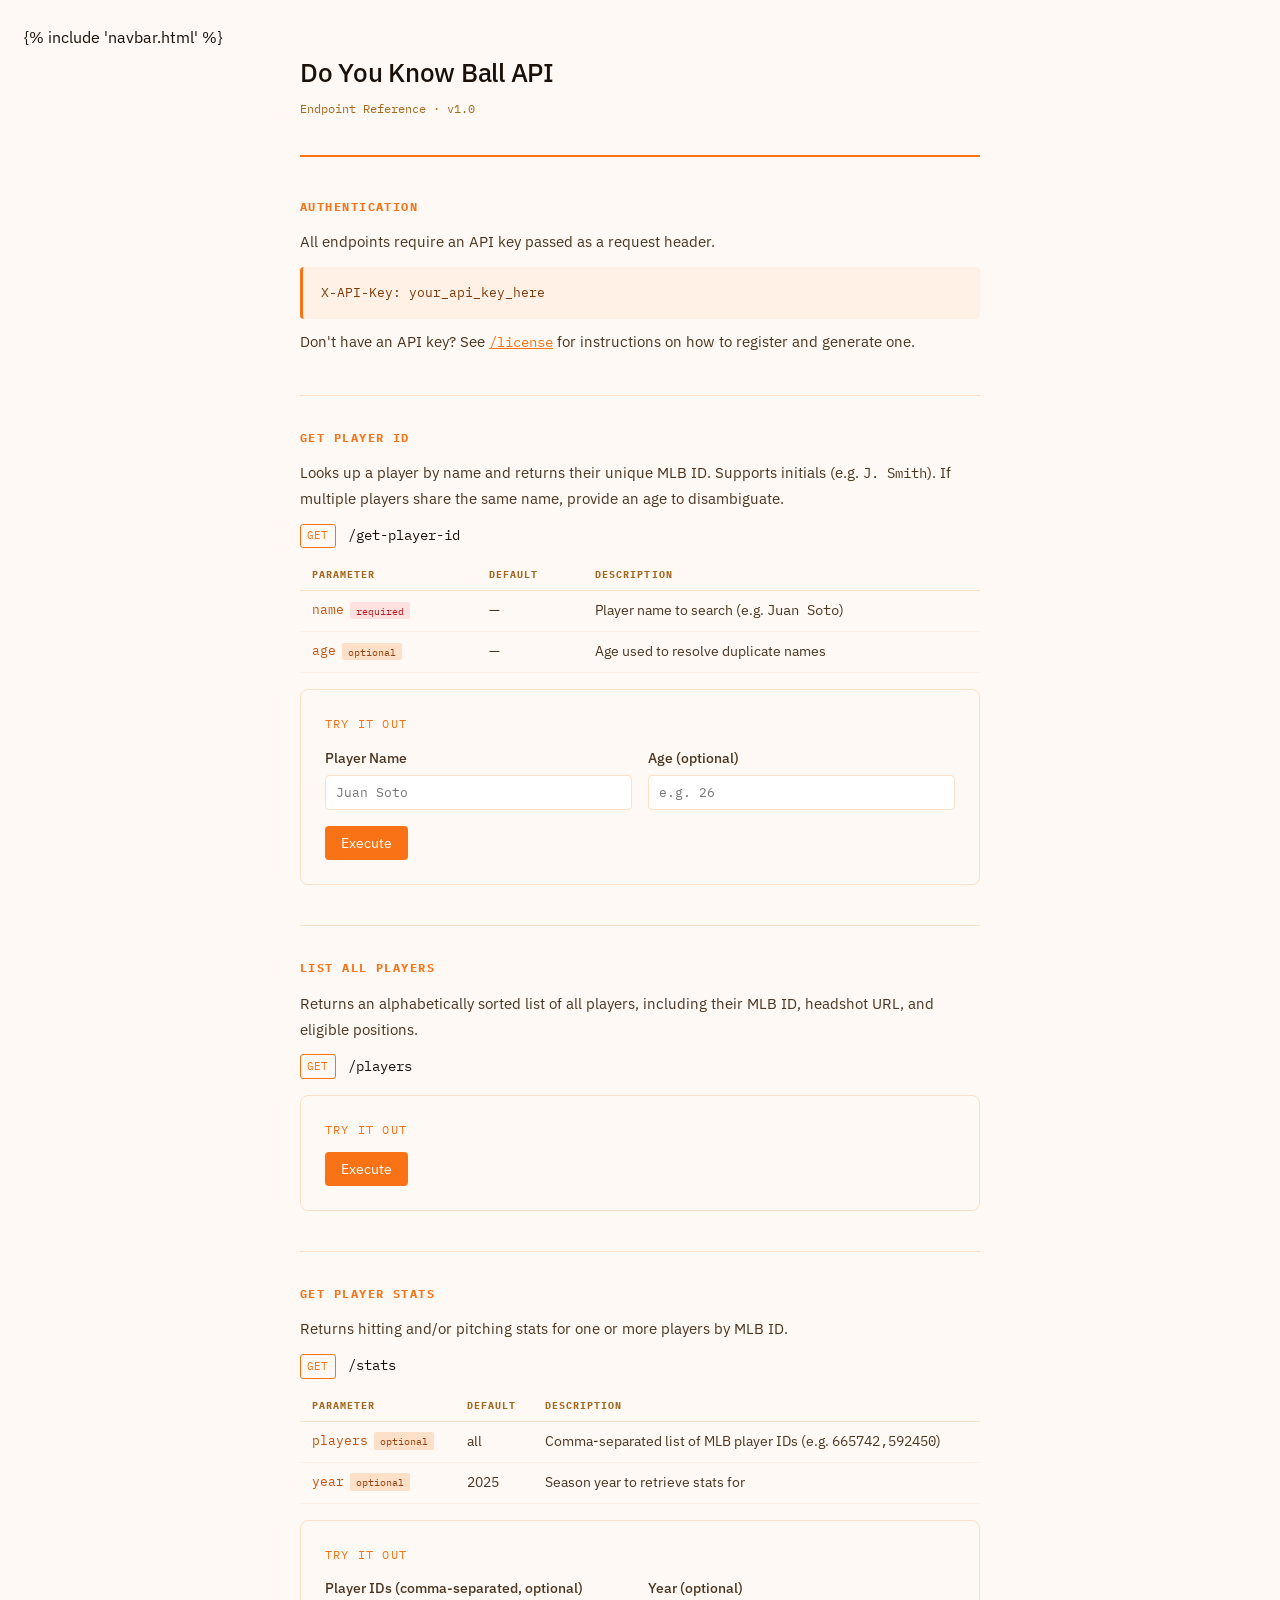
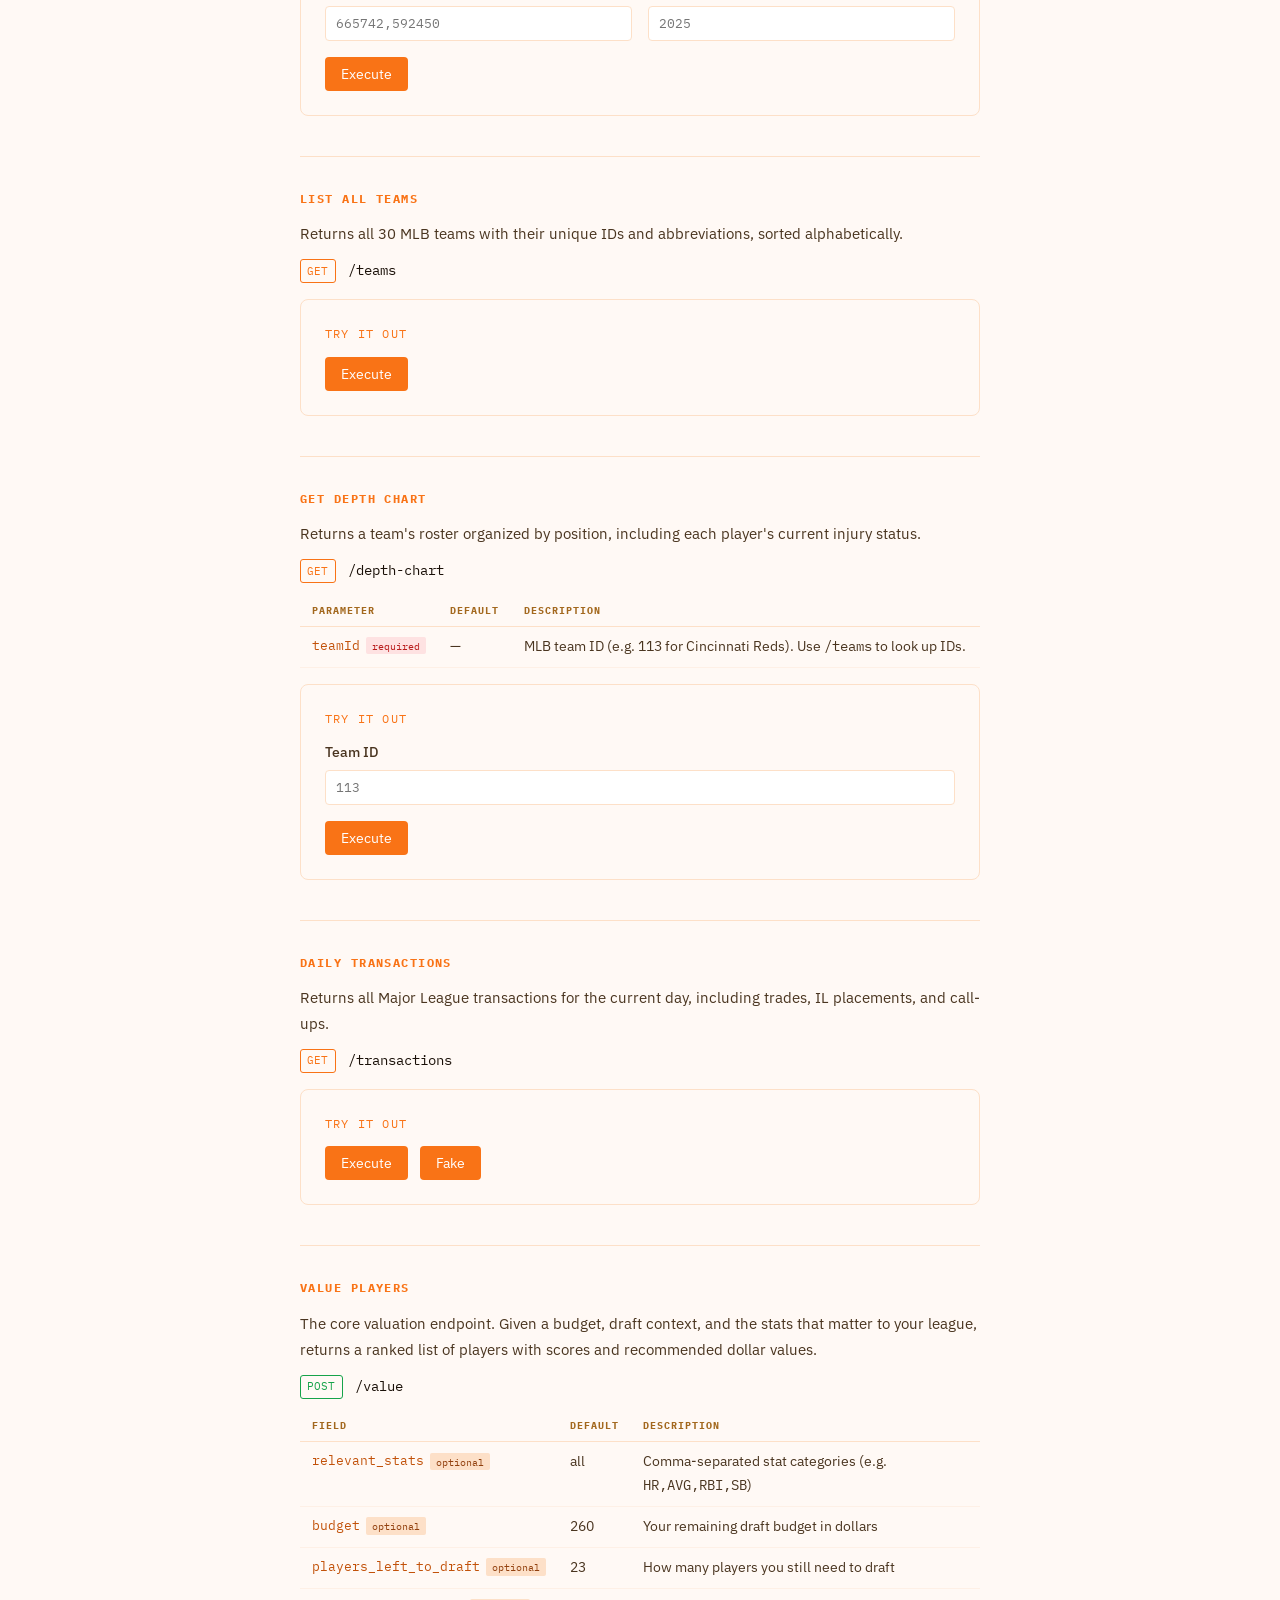
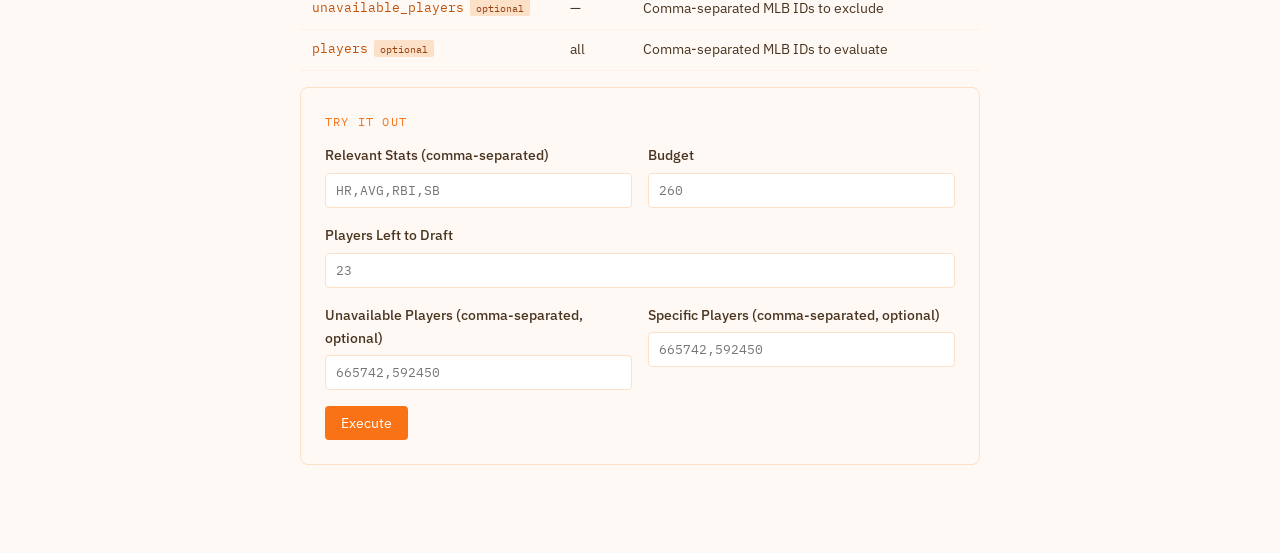
<file: templates/index.html>
<!DOCTYPE html>
<html lang="en">
<head>
  <meta charset="UTF-8" />
  <meta name="viewport" content="width=device-width, initial-scale=1.0"/>
  <title>Do You Know Ball API</title>
  <link href="https://fonts.googleapis.com/css2?family=IBM+Plex+Mono:wght@400;500&family=IBM+Plex+Sans:wght@300;400;500&display=swap" rel="stylesheet"/>
  <link rel="icon" type="image/png" href="/static/dukb_pic.png">
  <link rel="stylesheet" href="/static/style.css" />
</head>
<body>
{% include 'navbar.html' %}
<div class="wrap">

  <header>
    <h1>Do You Know Ball API</h1>
    <p>Endpoint Reference · v1.0</p>
  </header>

  <!-- Auth -->
  <section>
    <h2>Authentication</h2>
    <p>All endpoints require an API key passed as a request header.</p>
    <pre><code>X-API-Key: your_api_key_here</code></pre>
    <p>Don't have an API key? See <a href="/license" style="color:#f97316;text-decoration:underline;font-family:'IBM Plex Mono',monospace;font-size:0.88rem">/license</a> for instructions on how to register and generate one.</p>
  </section>

  <hr/>

  <!-- /get-player-id -->
  <section>
    <h2>Get Player ID</h2>
    <p>Looks up a player by name and returns their unique MLB ID. Supports initials (e.g. <code>J. Smith</code>). If multiple players share the same name, provide an age to disambiguate.</p>
    <div class="endpoint"><span class="method get">GET</span><span class="path">/get-player-id</span></div>

    <table>
      <thead><tr><th>Parameter</th><th>Default</th><th>Description</th></tr></thead>
      <tbody>
        <tr>
          <td>name<span class="tag required">required</span></td>
          <td>—</td>
          <td>Player name to search (e.g. <code>Juan Soto</code>)</td>
        </tr>
        <tr>
          <td>age<span class="tag optional">optional</span></td>
          <td>—</td>
          <td>Age used to resolve duplicate names</td>
        </tr>
      </tbody>
    </table>

    <div class="api-tester">
      <label class="api-tester-label">Try it out</label>
      <div class="api-form-row">
        <div class="api-form-group">
          <label class="api-form-label">Player Name</label>
          <input type="text" class="api-form-input" id="playerIdName" placeholder="Juan Soto" />
        </div>
        <div class="api-form-group">
          <label class="api-form-label">Age (optional)</label>
          <input type="text" class="api-form-input" id="playerIdAge" placeholder="e.g. 26" />
        </div>
      </div>
      <div class="api-btn-group">
        <button class="api-btn" onclick="callEndpoint('getPlayerId')">Execute</button>
      </div>
      <div class="api-response" id="playerIdResponse" style="display:none;">
        <div class="api-response-label">Response</div>
        <div class="api-response-code" id="playerIdResponseCode"></div>
      </div>
    </div>
  </section>

  <hr/>

  <!-- /players -->
  <section>
    <h2>List All Players</h2>
    <p>Returns an alphabetically sorted list of all players, including their MLB ID, headshot URL, and eligible positions.</p>
    <div class="endpoint"><span class="method get">GET</span><span class="path">/players</span></div>

    <div class="api-tester">
      <label class="api-tester-label">Try it out</label>
      <div class="api-btn-group">
        <button class="api-btn" onclick="callEndpoint('players')">Execute</button>
      </div>
      <div class="api-response" id="playersResponse" style="display:none;">
        <div class="api-response-label">Response</div>
        <div class="api-response-code" id="playersResponseCode"></div>
      </div>
    </div>
  </section>

  <hr/>

  <!-- /stats -->
  <section>
    <h2>Get Player Stats</h2>
    <p>Returns hitting and/or pitching stats for one or more players by MLB ID.</p>
    <div class="endpoint"><span class="method get">GET</span><span class="path">/stats</span></div>

    <table>
      <thead><tr><th>Parameter</th><th>Default</th><th>Description</th></tr></thead>
      <tbody>
        <tr>
          <td>players<span class="tag optional">optional</span></td>
          <td>all</td>
          <td>Comma-separated list of MLB player IDs (e.g. <code>665742,592450</code>)</td>
        </tr>
        <tr>
          <td>year<span class="tag optional">optional</span></td>
          <td>2025</td>
          <td>Season year to retrieve stats for</td>
        </tr>
      </tbody>
    </table>

    <div class="api-tester">
      <label class="api-tester-label">Try it out</label>
      <div class="api-form-row">
        <div class="api-form-group">
          <label class="api-form-label">Player IDs (comma-separated, optional)</label>
          <input type="text" class="api-form-input" id="statsPlayers" placeholder="665742,592450" />
        </div>
        <div class="api-form-group">
          <label class="api-form-label">Year (optional)</label>
          <input type="text" class="api-form-input" id="statsYear" placeholder="2025" />
        </div>
      </div>
      <div class="api-btn-group">
        <button class="api-btn" onclick="callEndpoint('stats')">Execute</button>
      </div>
      <div class="api-response" id="statsResponse" style="display:none;">
        <div class="api-response-label">Response</div>
        <div class="api-response-code" id="statsResponseCode"></div>
      </div>
    </div>
  </section>

  <hr/>

  <!-- /teams -->
  <section>
    <h2>List All Teams</h2>
    <p>Returns all 30 MLB teams with their unique IDs and abbreviations, sorted alphabetically.</p>
    <div class="endpoint"><span class="method get">GET</span><span class="path">/teams</span></div>

    <div class="api-tester">
      <label class="api-tester-label">Try it out</label>
      <div class="api-btn-group">
        <button class="api-btn" onclick="callEndpoint('teams')">Execute</button>
      </div>
      <div class="api-response" id="teamsResponse" style="display:none;">
        <div class="api-response-label">Response</div>
        <div class="api-response-code" id="teamsResponseCode"></div>
      </div>
    </div>
  </section>

  <hr/>

  <!-- /depth-chart -->
  <section>
    <h2>Get Depth Chart</h2>
    <p>Returns a team's roster organized by position, including each player's current injury status.</p>
    <div class="endpoint"><span class="method get">GET</span><span class="path">/depth-chart</span></div>

    <table>
      <thead><tr><th>Parameter</th><th>Default</th><th>Description</th></tr></thead>
      <tbody>
        <tr>
          <td>teamId<span class="tag required">required</span></td>
          <td>—</td>
          <td>MLB team ID (e.g. <code>113</code> for Cincinnati Reds). Use <code>/teams</code> to look up IDs.</td>
        </tr>
      </tbody>
    </table>

    <div class="api-tester">
      <label class="api-tester-label">Try it out</label>
      <div class="api-form-row">
        <div class="api-form-group">
          <label class="api-form-label">Team ID</label>
          <input type="text" class="api-form-input" id="depthchartTeamId" placeholder="113" />
        </div>
      </div>
      <div class="api-btn-group">
        <button class="api-btn" onclick="callEndpoint('depthchart')">Execute</button>
      </div>
      <div class="api-response" id="depthchartResponse" style="display:none;">
        <div class="api-response-label">Response</div>
        <div class="api-response-code" id="depthchartResponseCode"></div>
      </div>
    </div>
  </section>

  <hr/>

  <!-- /transactions -->
  <section>
    <h2>Daily Transactions</h2>
    <p>Returns all Major League transactions for the current day, including trades, IL placements, and call-ups.</p>
    <div class="endpoint"><span class="method get">GET</span><span class="path">/transactions</span></div>

    <div class="api-tester">
      <label class="api-tester-label">Try it out</label>
      <div class="api-btn-group">
        <button class="api-btn" onclick="callEndpoint('transactions')">Execute</button>
        <button class="api-btn" onclick="callEndpoint('fakeTransactions')">Fake</button>
      </div>
      <div class="api-response" id="transactionsResponse" style="display:none;">
        <div class="api-response-label">Response</div>
        <div class="api-response-code" id="transactionsResponseCode"></div>
      </div>
    </div>
  </section>

  <hr/>

  <!-- /value -->
  <section>
    <h2>Value Players</h2>
    <p>The core valuation endpoint. Given a budget, draft context, and the stats that matter to your league, returns a ranked list of players with scores and recommended dollar values.</p>
    <div class="endpoint"><span class="method post">POST</span><span class="path">/value</span></div>

    <table>
      <thead><tr><th>Field</th><th>Default</th><th>Description</th></tr></thead>
      <tbody>
        <tr>
          <td>relevant_stats<span class="tag optional">optional</span></td>
          <td>all</td>
          <td>Comma-separated stat categories (e.g. <code>HR,AVG,RBI,SB</code>)</td>
        </tr>
        <tr>
          <td>budget<span class="tag optional">optional</span></td>
          <td>260</td>
          <td>Your remaining draft budget in dollars</td>
        </tr>
        <tr>
          <td>players_left_to_draft<span class="tag optional">optional</span></td>
          <td>23</td>
          <td>How many players you still need to draft</td>
        </tr>
        <tr>
          <td>unavailable_players<span class="tag optional">optional</span></td>
          <td>—</td>
          <td>Comma-separated MLB IDs to exclude</td>
        </tr>
        <tr>
          <td>players<span class="tag optional">optional</span></td>
          <td>all</td>
          <td>Comma-separated MLB IDs to evaluate</td>
        </tr>
      </tbody>
    </table>

    <div class="api-tester">
      <label class="api-tester-label">Try it out</label>
      <div class="api-form-row">
        <div class="api-form-group">
          <label class="api-form-label">Relevant Stats (comma-separated)</label>
          <input type="text" class="api-form-input" id="valueStats" placeholder="HR,AVG,RBI,SB" />
        </div>
        <div class="api-form-group">
          <label class="api-form-label">Budget</label>
          <input type="text" class="api-form-input" id="valueBudget" placeholder="260" />
        </div>
        <div class="api-form-group">
          <label class="api-form-label">Players Left to Draft</label>
          <input type="text" class="api-form-input" id="valuePlayersLeft" placeholder="23" />
        </div>
      </div>
      <div class="api-form-row">
        <div class="api-form-group">
          <label class="api-form-label">Unavailable Players (comma-separated, optional)</label>
          <input type="text" class="api-form-input" id="valueUnavailable" placeholder="665742,592450" />
        </div>
        <div class="api-form-group">
          <label class="api-form-label">Specific Players (comma-separated, optional)</label>
          <input type="text" class="api-form-input" id="valuePlayers" placeholder="665742,592450" />
        </div>
      </div>
      <div class="api-btn-group">
        <button class="api-btn" onclick="callEndpoint('value')">Execute</button>
      </div>
      <div class="api-response" id="valueResponse" style="display:none;">
        <div class="api-response-label">Response</div>
        <div class="api-response-code" id="valueResponseCode"></div>
      </div>
    </div>
  </section>

</div>

<script src="/static/js/api-tester.js"></script>
</body>
</html>
</file>
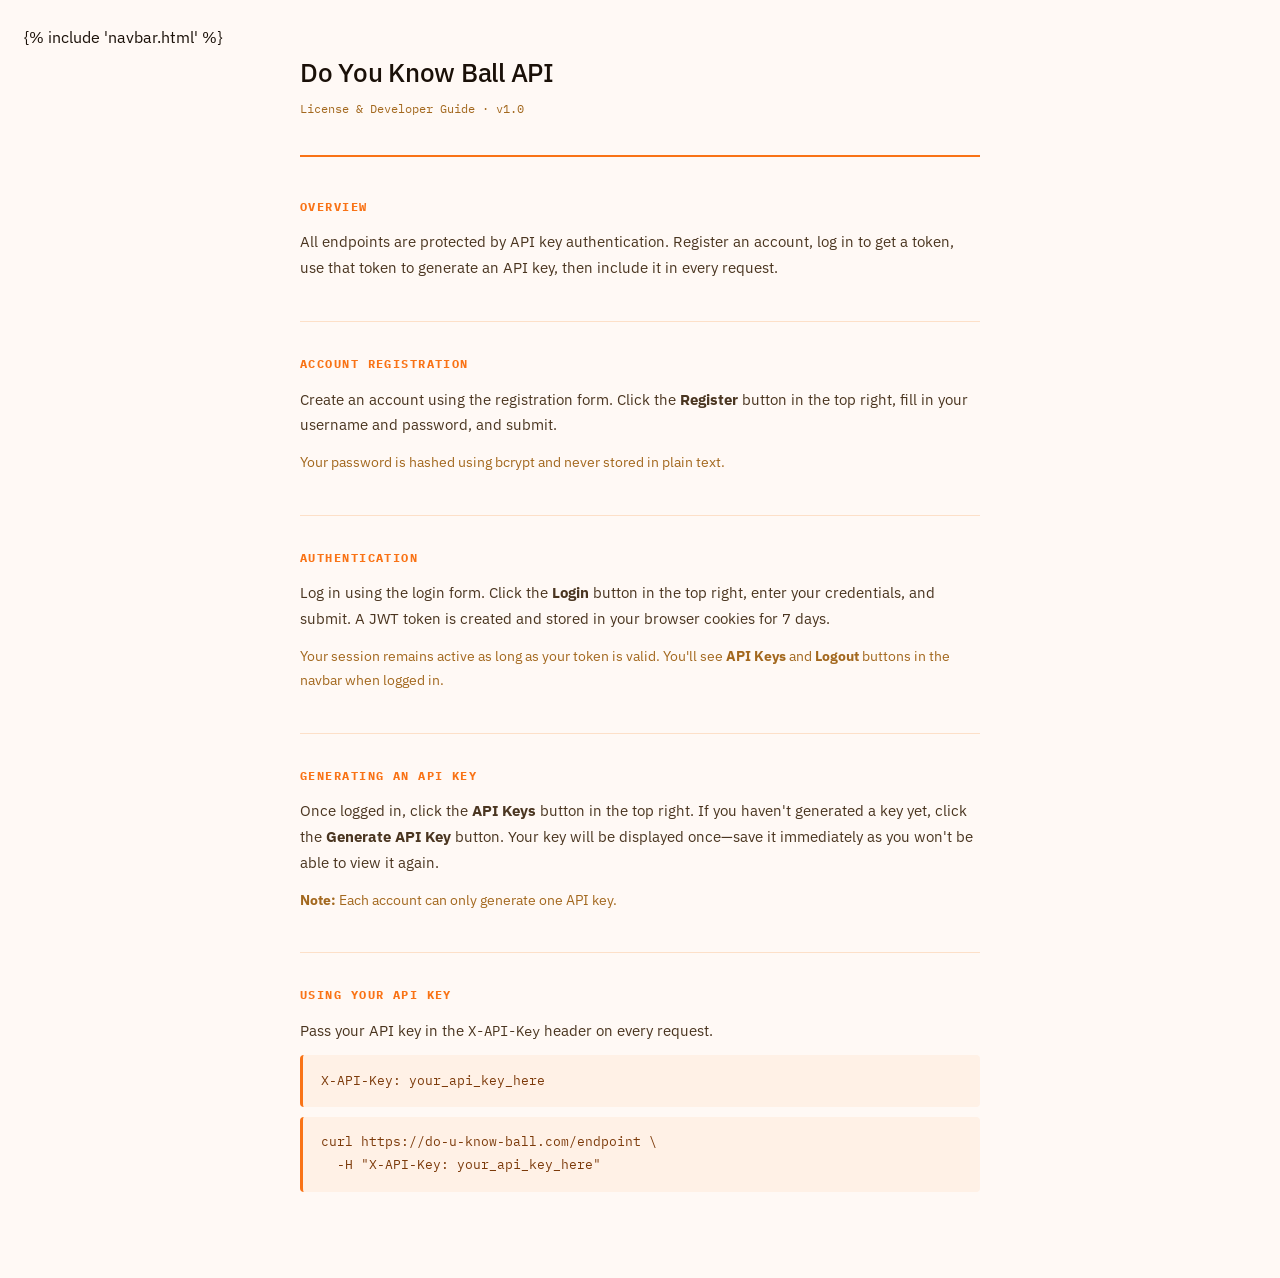
<file: templates/license.html>
<!DOCTYPE html>
<html lang="en">
<head>
  <meta charset="UTF-8" />
  <meta name="viewport" content="width=device-width, initial-scale=1.0"/>
  <title>Do You Know Ball API — License</title>
  <link href="https://fonts.googleapis.com/css2?family=IBM+Plex+Mono:wght@400;500&family=IBM+Plex+Sans:wght@300;400;500&display=swap" rel="stylesheet"/>
  <link rel="icon" type="image/png" href="/static/dukb_pic.png">
  <link rel="stylesheet" href="/static/style.css">
</head>
<body>

{% include 'navbar.html' %}

<div class="wrap">

  <header>
    <h1>Do You Know Ball API</h1>
    <p>License &amp; Developer Guide · v1.0</p>
  </header>

  <section>
    <h2>Overview</h2>
    <p>All endpoints are protected by API key authentication. Register an account, log in to get a token, use that token to generate an API key, then include it in every request.</p>
  </section>

  <hr/>

  <section>
    <h2>Account Registration</h2>
    <p>Create an account using the registration form. Click the <strong>Register</strong> button in the top right, fill in your username and password, and submit.</p>
    <p style="font-size: 0.9rem; color: #a3681e; margin-top: 0.5rem;">Your password is hashed using bcrypt and never stored in plain text.</p>
  </section>

  <hr/>

  <section>
    <h2>Authentication</h2>
    <p>Log in using the login form. Click the <strong>Login</strong> button in the top right, enter your credentials, and submit. A JWT token is created and stored in your browser cookies for 7 days.</p>
    <p style="font-size: 0.9rem; color: #a3681e; margin-top: 0.5rem;">Your session remains active as long as your token is valid. You'll see <strong>API Keys</strong> and <strong>Logout</strong> buttons in the navbar when logged in.</p>
  </section>

  <hr/>

  <section>
    <h2>Generating an API Key</h2>
    <p>Once logged in, click the <strong>API Keys</strong> button in the top right. If you haven't generated a key yet, click the <strong>Generate API Key</strong> button. Your key will be displayed once—save it immediately as you won't be able to view it again.</p>
    <p style="font-size: 0.9rem; color: #a3681e; margin-top: 0.5rem;"><strong>Note:</strong> Each account can only generate one API key.</p>
  </section>

  <hr/>

  <section>
    <h2>Using Your API Key</h2>
    <p>Pass your API key in the <code style="font-family:'IBM Plex Mono',monospace;font-size:0.85rem">X-API-Key</code> header on every request.</p>
    <pre><code>X-API-Key: your_api_key_here</code></pre>
    <pre><code>curl https://do-u-know-ball.com/endpoint \
  -H "X-API-Key: your_api_key_here"</code></pre>
  </section>

</div>
</body>
</html>
</file>
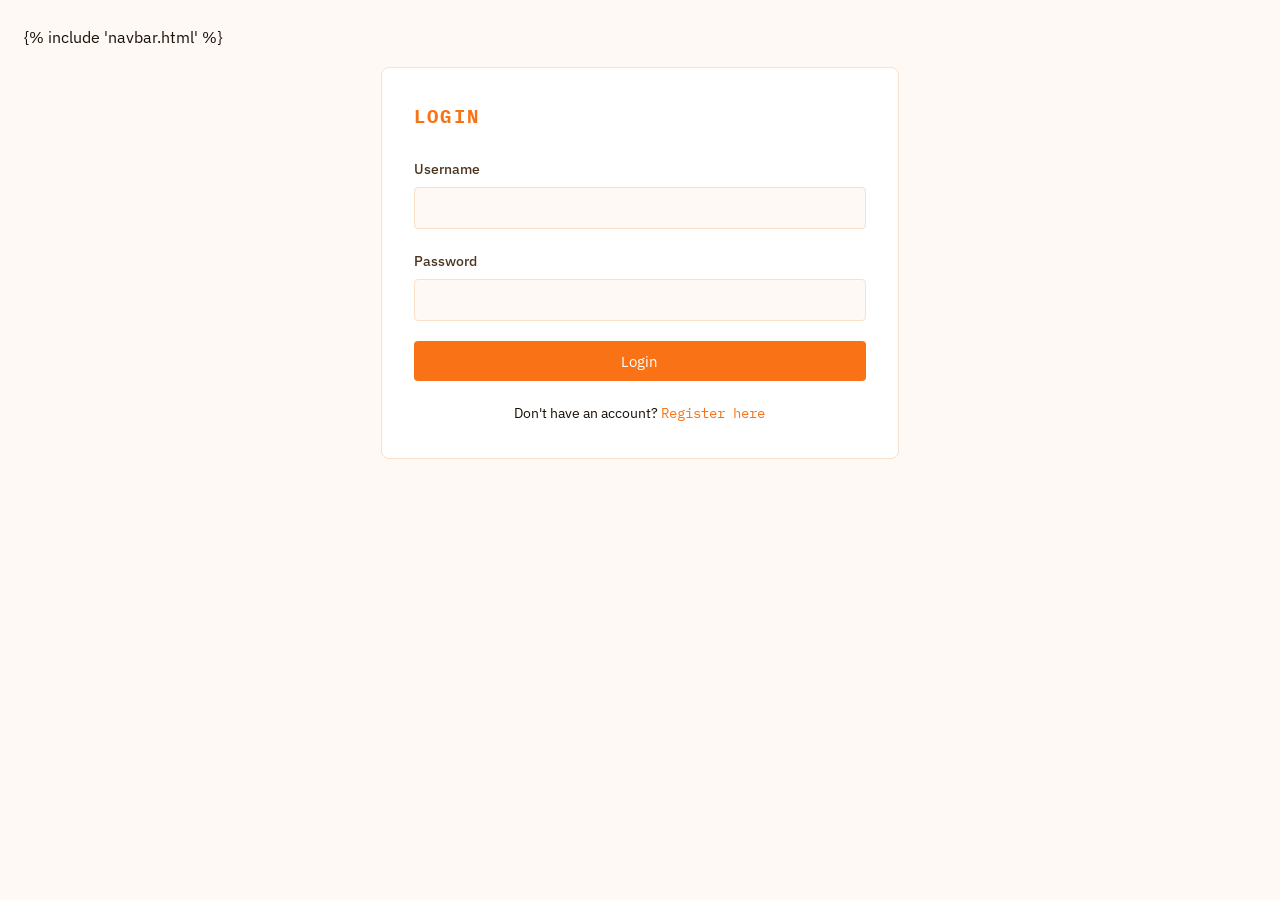
<file: templates/login.html>
<!DOCTYPE html>
<html lang="en">
<head>
  <meta charset="UTF-8" />
  <meta name="viewport" content="width=device-width, initial-scale=1.0"/>
  <title>Login — Do You Know Ball API</title>
  <link href="https://fonts.googleapis.com/css2?family=IBM+Plex+Mono:wght@400;500&family=IBM+Plex+Sans:wght@300;400;500&display=swap" rel="stylesheet"/>
  <link rel="icon" type="image/png" href="/static/dukb_pic.png">
  <link rel="stylesheet" href="/static/style.css">
</head>
<body>

{% include 'navbar.html' %}

<div class="wrap auth-wrap">
  <div class="auth-form-container">
    <h2>Login</h2>
    
    <form id="loginForm">
      <div class="auth-form-group">
        <label for="username" class="auth-form-label">Username</label>
        <input type="text" id="username" name="username" class="auth-form-input" required />
        <div class="auth-error" id="usernameError"></div>
      </div>

      <div class="auth-form-group">
        <label for="password" class="auth-form-label">Password</label>
        <input type="password" id="password" name="password" class="auth-form-input" required />
        <div class="auth-error" id="passwordError"></div>
      </div>

      <button type="submit" class="auth-btn">Login</button>
      <div class="auth-error" id="formError"></div>
      <div class="auth-success" id="formSuccess"></div>
    </form>

    <div class="auth-link">
      Don't have an account? <a href="/register">Register here</a>
    </div>
  </div>
</div>

<script src="/static/js/login.js"></script>
</body>
</html>
</file>
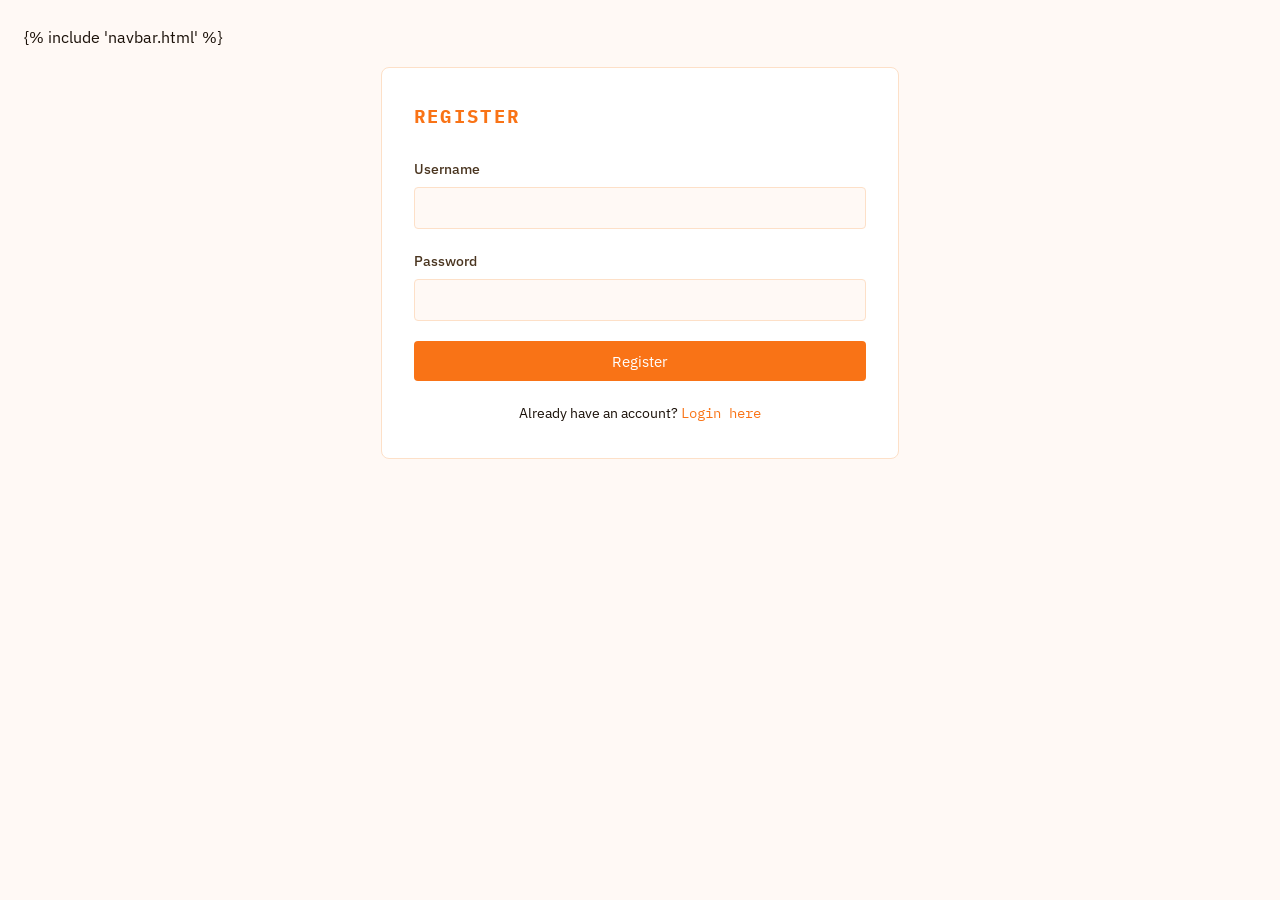
<file: templates/register.html>
<!DOCTYPE html>
<html lang="en">
<head>
  <meta charset="UTF-8" />
  <meta name="viewport" content="width=device-width, initial-scale=1.0"/>
  <title>Register — Do You Know Ball API</title>
  <link href="https://fonts.googleapis.com/css2?family=IBM+Plex+Mono:wght@400;500&family=IBM+Plex+Sans:wght@300;400;500&display=swap" rel="stylesheet"/>
  <link rel="icon" type="image/png" href="/static/dukb_pic.png">
  <link rel="stylesheet" href="/static/style.css">
</head>
<body>

{% include 'navbar.html' %}

<div class="wrap auth-wrap">
  <div class="auth-form-container">
    <h2>Register</h2>
    
    <form id="registerForm">
      <div class="auth-form-group">
        <label for="username" class="auth-form-label">Username</label>
        <input type="text" id="username" name="username" class="auth-form-input" required />
        <div class="auth-error" id="usernameError"></div>
      </div>

      <div class="auth-form-group">
        <label for="password" class="auth-form-label">Password</label>
        <input type="password" id="password" name="password" class="auth-form-input" required />
        <div class="auth-error" id="passwordError"></div>
      </div>

      <button type="submit" class="auth-btn">Register</button>
      <div class="auth-error" id="formError"></div>
      <div class="auth-success" id="formSuccess"></div>
    </form>

    <div class="auth-link">
      Already have an account? <a href="/login">Login here</a>
    </div>
  </div>
</div>

<script src="/static/js/register.js"></script>
</body>
</html>
</file>
<file: static/style.css>
* { box-sizing: border-box; margin: 0; padding: 0; }

body {
  background: #fff9f5;
  color: #1a1008;
  font-family: 'IBM Plex Sans', sans-serif;
  font-weight: 400;
  line-height: 1.7;
  padding: 1.5rem 1.5rem 3rem;
}

.wrap {
  max-width: 680px;
  margin: 0 auto;
}

/* --- Typography --- */
header {
  border-bottom: 2px solid #f97316;
  padding-bottom: 1.5rem;
  margin-bottom: 2.5rem;
}

header h1 {
  font-size: 1.6rem;
  font-weight: 500;
  letter-spacing: -0.01em;
  margin-bottom: 0.25rem;
}

header p {
  font-family: 'IBM Plex Mono', monospace;
  font-size: 0.75rem;
  color: #a3681e;
}

section {
  margin-bottom: 2.5rem;
}

h2 {
  font-size: 0.75rem;
  font-family: 'IBM Plex Mono', monospace;
  text-transform: uppercase;
  letter-spacing: 0.12em;
  color: #f97316;
  margin-bottom: 0.75rem;
}

p {
  font-size: 0.95rem;
  color: #4a3520;
  margin-bottom: 0.75rem;
}

code {
  font-family: 'IBM Plex Mono', monospace;
  font-size: 0.85rem;
}

a {
  color: #f97316;
  text-decoration: underline;
  font-family: 'IBM Plex Mono', monospace;
  font-size: 0.88rem;
}

/* --- Endpoints & Methods --- */
.endpoint {
  display: flex;
  align-items: center;
  gap: 0.75rem;
  margin: 0.6rem 0;
}

.method {
  font-family: 'IBM Plex Mono', monospace;
  font-size: 0.7rem;
  border: 1px solid;
  padding: 0.1rem 0.4rem;
  border-radius: 3px;
  flex-shrink: 0;
}

/* Default/Global Method Color */
.method { color: #f97316; border-color: #f97316; }

/* Specific Method Colors */
.method.get  { color: #f97316; border-color: #f97316; }
.method.post { color: #16a34a; border-color: #16a34a; }

.path {
  font-family: 'IBM Plex Mono', monospace;
  font-size: 0.88rem;
  color: #1a1008;
}

/* --- Code Blocks --- */
pre {
  background: #fff1e6;
  border-left: 3px solid #f97316;
  padding: 0.9rem 1.1rem;
  margin: 0.6rem 0;
  border-radius: 4px;
  overflow-x: auto;
}

pre code {
  font-family: 'IBM Plex Mono', monospace;
  font-size: 0.82rem;
  color: #7c3a0a;
}

/* --- Tables --- */
table {
  width: 100%;
  border-collapse: collapse;
  margin: 0.75rem 0 1rem;
  font-size: 0.88rem;
}

th {
  font-family: 'IBM Plex Mono', monospace;
  font-size: 0.65rem;
  text-transform: uppercase;
  letter-spacing: 0.1em;
  color: #a3681e;
  text-align: left;
  padding: 0.4rem 0.75rem;
  border-bottom: 1px solid #fde0c8;
}

td {
  padding: 0.5rem 0.75rem;
  border-bottom: 1px solid #fef0e6;
  color: #4a3520;
  vertical-align: top;
}

td:first-child {
  font-family: 'IBM Plex Mono', monospace;
  font-size: 0.8rem;
  color: #c2520a;
  white-space: nowrap;
}

/* --- Tags --- */
.tag {
  font-family: 'IBM Plex Mono', monospace;
  font-size: 0.65rem;
  padding: 0.1rem 0.35rem;
  border-radius: 2px;
  margin-left: 0.4rem;
}

.tag.required { background: #fee2e2; color: #b91c1c; }
.tag.optional { background: #fde0c8; color: #92400e; }

/* --- Miscellaneous --- */
hr {
  border: none;
  border-top: 1px solid #fde0c8;
  margin: 2rem 0;
}

.billing-box {
  margin: 1rem 0; 
  padding: 1rem; 
  background: #fff; 
  border: 1px solid #fde0c8; 
  border-radius: 4px;
}

.navbar {
  background: #fff9f5;
  border-bottom: 2px solid #f97316;
  padding: 1rem 0;
  position: sticky;
  top: 0;
}

.navbar-wrap {
  max-width: 680px;
  margin: 0 auto;
  display: flex;
  justify-content: space-between;
  align-items: center;
}

.navbar-logo {
  font-family: 'IBM Plex Sans', sans-serif;
  font-size: 1rem;
  font-weight: 500;
  color: #1a1008;
  text-decoration: none;
}

.navbar-buttons {
  display: flex;
  gap: 0.75rem;
  align-items: center;
}

.btn {
  font-family: 'IBM Plex Sans', sans-serif;
  font-size: 0.85rem;
  padding: 0.4rem 0.8rem;
  border-radius: 4px;
  text-decoration: none;
  border: none;
  cursor: pointer;
  transition: all 0.2s;
}

.btn-primary {
  background: #f97316;
  color: white;
}

.btn-primary:hover {
  background: #ea580c;
}

.btn-outline {
  border: 1px solid #f97316;
  color: #f97316;
  background: transparent;
}

.btn-outline:hover {
  background: #fff1e6;
}

.auth-form-container {
  background: #fff;
  border: 1px solid #fde0c8;
  border-radius: 8px;
  padding: 2rem;
  width: 80%;
}
 
.auth-form-container h2 {
  font-size: 1.2rem;
  margin-bottom: 1.5rem;
  color: #f97316;
}
 
.auth-form-group {
  margin-bottom: 1.25rem;
}
 
.auth-form-label {
  display: block;
  font-size: 0.9rem;
  margin-bottom: 0.35rem;
  color: #4a3520;
  font-weight: 500;
}
 
.auth-form-input {
  width: 100%;
  padding: 0.65rem 0.75rem;
  border: 1px solid #fde0c8;
  border-radius: 4px;
  font-family: 'IBM Plex Sans', sans-serif;
  font-size: 0.9rem;
  background: #fff9f5;
}
 
.auth-form-input:focus {
  outline: none;
  border-color: #f97316;
  background: white;
}
 
.auth-btn {
  width: 100%;
  padding: 0.65rem;
  background: #f97316;
  color: white;
  border: none;
  border-radius: 4px;
  font-family: 'IBM Plex Sans', sans-serif;
  font-size: 0.95rem;
  cursor: pointer;
  transition: background 0.2s;
}
 
.auth-btn:hover {
  background: #ea580c;
}
 
.auth-error {
  color: #b91c1c;
  font-size: 0.85rem;
  margin-top: 0.25rem;
}
 
.auth-success {
  color: #16a34a;
  font-size: 0.85rem;
  margin-top: 0.25rem;
}
 
.auth-link {
  text-align: center;
  margin-top: 1.25rem;
  font-size: 0.9rem;
}
 
.auth-link a {
  color: #f97316;
  text-decoration: none;
}
 
.auth-link a:hover {
  text-decoration: underline;
}

.auth-wrap {
  display: flex;
  justify-content: center;
  padding: 1rem;
}

.apikeys-container {
  background: #fff;
  border: 1px solid #fde0c8;
  border-radius: 8px;
  padding: 2rem;
  margin-top: 2rem;
}

.apikeys-container h2 {
  font-size: 1.1rem;
  margin-bottom: 1.5rem;
  color: #f97316;
}

.apikeys-section {
  margin-bottom: 2rem;
}

.apikeys-label {
  font-size: 0.85rem;
  color: #a3681e;
  font-family: 'IBM Plex Mono', monospace;
  text-transform: uppercase;
  letter-spacing: 0.1em;
  margin-bottom: 0.5rem;
}

.apikeys-value {
  font-size: 0.95rem;
  color: #1a1008;
  padding: 0.75rem;
  background: #fff9f5;
  border: 1px solid #fde0c8;
  border-radius: 4px;
  word-break: break-all;
  font-family: 'IBM Plex Mono', monospace;
}

.apikeys-stat {
  display: flex;
  justify-content: space-between;
  padding: 0.75rem;
  border-bottom: 1px solid #fef0e6;
}

.apikeys-stat:last-child {
  border-bottom: none;
}

.apikeys-stat-label {
  color: #4a3520;
  font-size: 0.9rem;
}

.apikeys-stat-value {
  color: #1a1008;
  font-weight: 500;
  font-family: 'IBM Plex Mono', monospace;
}

.apikeys-btn {
  width: 100%;
  padding: 0.75rem;
  background: #f97316;
  color: white;
  border: none;
  border-radius: 4px;
  font-family: 'IBM Plex Sans', sans-serif;
  font-size: 0.95rem;
  cursor: pointer;
  transition: background 0.2s;
}

.apikeys-btn:hover {
  background: #ea580c;
}

.apikeys-btn:disabled {
  background: #d4d4d8;
  cursor: not-allowed;
}

.apikeys-error {
  color: #b91c1c;
  font-size: 0.85rem;
  margin-top: 0.75rem;
  padding: 0.75rem;
  background: #fee2e2;
  border-radius: 4px;
}

.apikeys-success {
  color: #16a34a;
  font-size: 0.85rem;
  margin-top: 0.75rem;
  padding: 0.75rem;
  background: #dcfce7;
  border-radius: 4px;
}

.apikeys-copy-btn {
  margin-top: 0.75rem;
  padding: 0.5rem 1rem;
  background: #f97316;
  color: white;
  border: none;
  border-radius: 4px;
  font-family: 'IBM Plex Sans', sans-serif;
  font-size: 0.85rem;
  cursor: pointer;
  transition: background 0.2s;
}

.apikeys-copy-btn:hover {
  background: #ea580c;
}

.apikeys-warning {
  background: #fef3c7;
  border: 1px solid #fde68a;
  border-radius: 4px;
  padding: 1rem;
  margin-bottom: 1.5rem;
  font-size: 0.9rem;
  color: #92400e;
}

.apikeys-loading {
  text-align: center;
  padding: 2rem;
  color: #a3681e;
  font-family: 'IBM Plex Mono', monospace;
}

.api-tester {
  background: #fff9f5;
  border: 1px solid #fde0c8;
  border-radius: 8px;
  padding: 1.5rem;
  margin-top: 1rem;
}

.api-tester-label {
  font-size: 0.75rem;
  font-family: 'IBM Plex Mono', monospace;
  text-transform: uppercase;
  letter-spacing: 0.1em;
  color: #f97316;
  margin-bottom: 0.75rem;
  display: block;
}

.api-form-row {
  display: flex;
  gap: 1rem;
  margin-bottom: 1rem;
  flex-wrap: wrap;
}

.api-form-group {
  flex: 1;
  min-width: 200px;
}

.api-form-label {
  display: block;
  font-size: 0.85rem;
  color: #4a3520;
  margin-bottom: 0.35rem;
  font-weight: 500;
}

.api-form-input {
  width: 100%;
  padding: 0.5rem 0.65rem;
  border: 1px solid #fde0c8;
  border-radius: 4px;
  font-family: 'IBM Plex Mono', monospace;
  font-size: 0.8rem;
  background: white;
}

.api-form-input:focus {
  outline: none;
  border-color: #f97316;
}

.api-form-textarea {
  width: 100%;
  padding: 0.65rem;
  border: 1px solid #fde0c8;
  border-radius: 4px;
  font-family: 'IBM Plex Mono', monospace;
  font-size: 0.8rem;
  background: white;
  resize: vertical;
  min-height: 80px;
}

.api-form-textarea:focus {
  outline: none;
  border-color: #f97316;
}

.api-btn-group {
  display: flex;
  gap: 0.75rem;
}

.api-btn {
  padding: 0.5rem 1rem;
  background: #f97316;
  color: white;
  border: none;
  border-radius: 4px;
  font-family: 'IBM Plex Sans', sans-serif;
  font-size: 0.85rem;
  cursor: pointer;
  transition: background 0.2s;
}

.api-btn:hover {
  background: #ea580c;
}

.api-btn:disabled {
  background: #d4d4d8;
  cursor: not-allowed;
}

.api-response {
  margin-top: 1rem;
  padding: 1rem;
  background: #fff;
  border: 1px solid #fde0c8;
  border-radius: 4px;
  max-height: 400px;
  overflow-y: auto;
}

.api-response-label {
  font-size: 0.75rem;
  font-family: 'IBM Plex Mono', monospace;
  text-transform: uppercase;
  letter-spacing: 0.1em;
  color: #f97316;
  margin-bottom: 0.5rem;
}

.api-response-code {
  font-family: 'IBM Plex Mono', monospace;
  font-size: 0.75rem;
  color: #7c3a0a;
  white-space: pre-wrap;
  word-break: break-all;
}

.api-error {
  color: #b91c1c;
}

.api-success {
  color: #16a34a;
}
</file>
